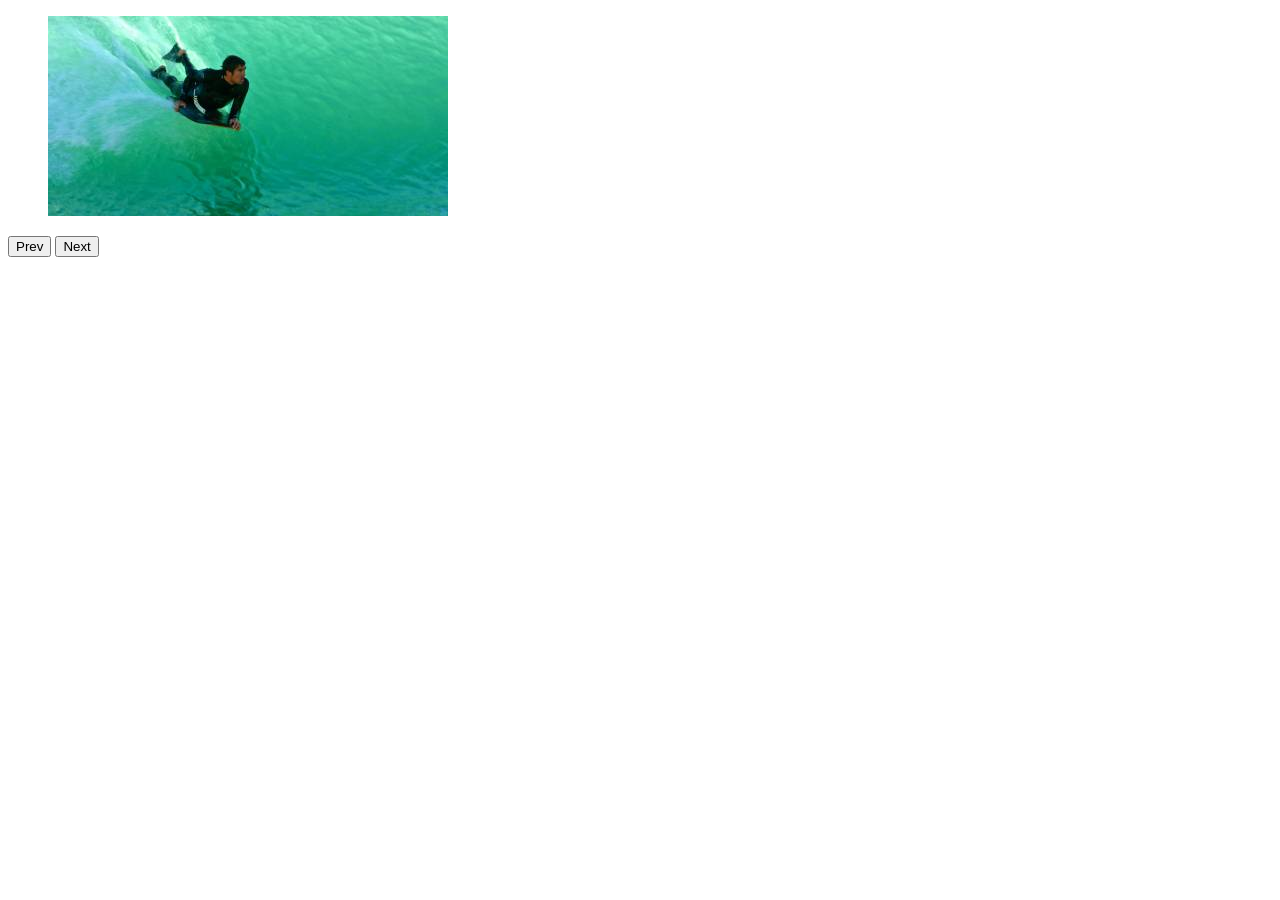
<file: 1_Slider/index.html>
<!DOCTYPE html>
<html lang="en">
<head>
    <meta charset="UTF-8">
    <title>CodersLab</title>
    <link rel="stylesheet" href="css/style.css">
    <script src="js/app.js"></script>
</head>
<body>

<div class="slider">
    <ul>
        <li><img src="images/1.jpeg"></li>
        <li><img src="images/2.jpeg"></li>
        <li><img src="images/3.jpeg"></li>
        <li><img src="images/4.jpeg"></li>
        <li><img src="images/5.jpeg"></li>
        <li><img src="images/6.jpeg"></li>
    </ul>
    <button id="prevPicture">Prev</button>
    <button id="nextPicture">Next</button>
</div>

</body>
</html>
</file>
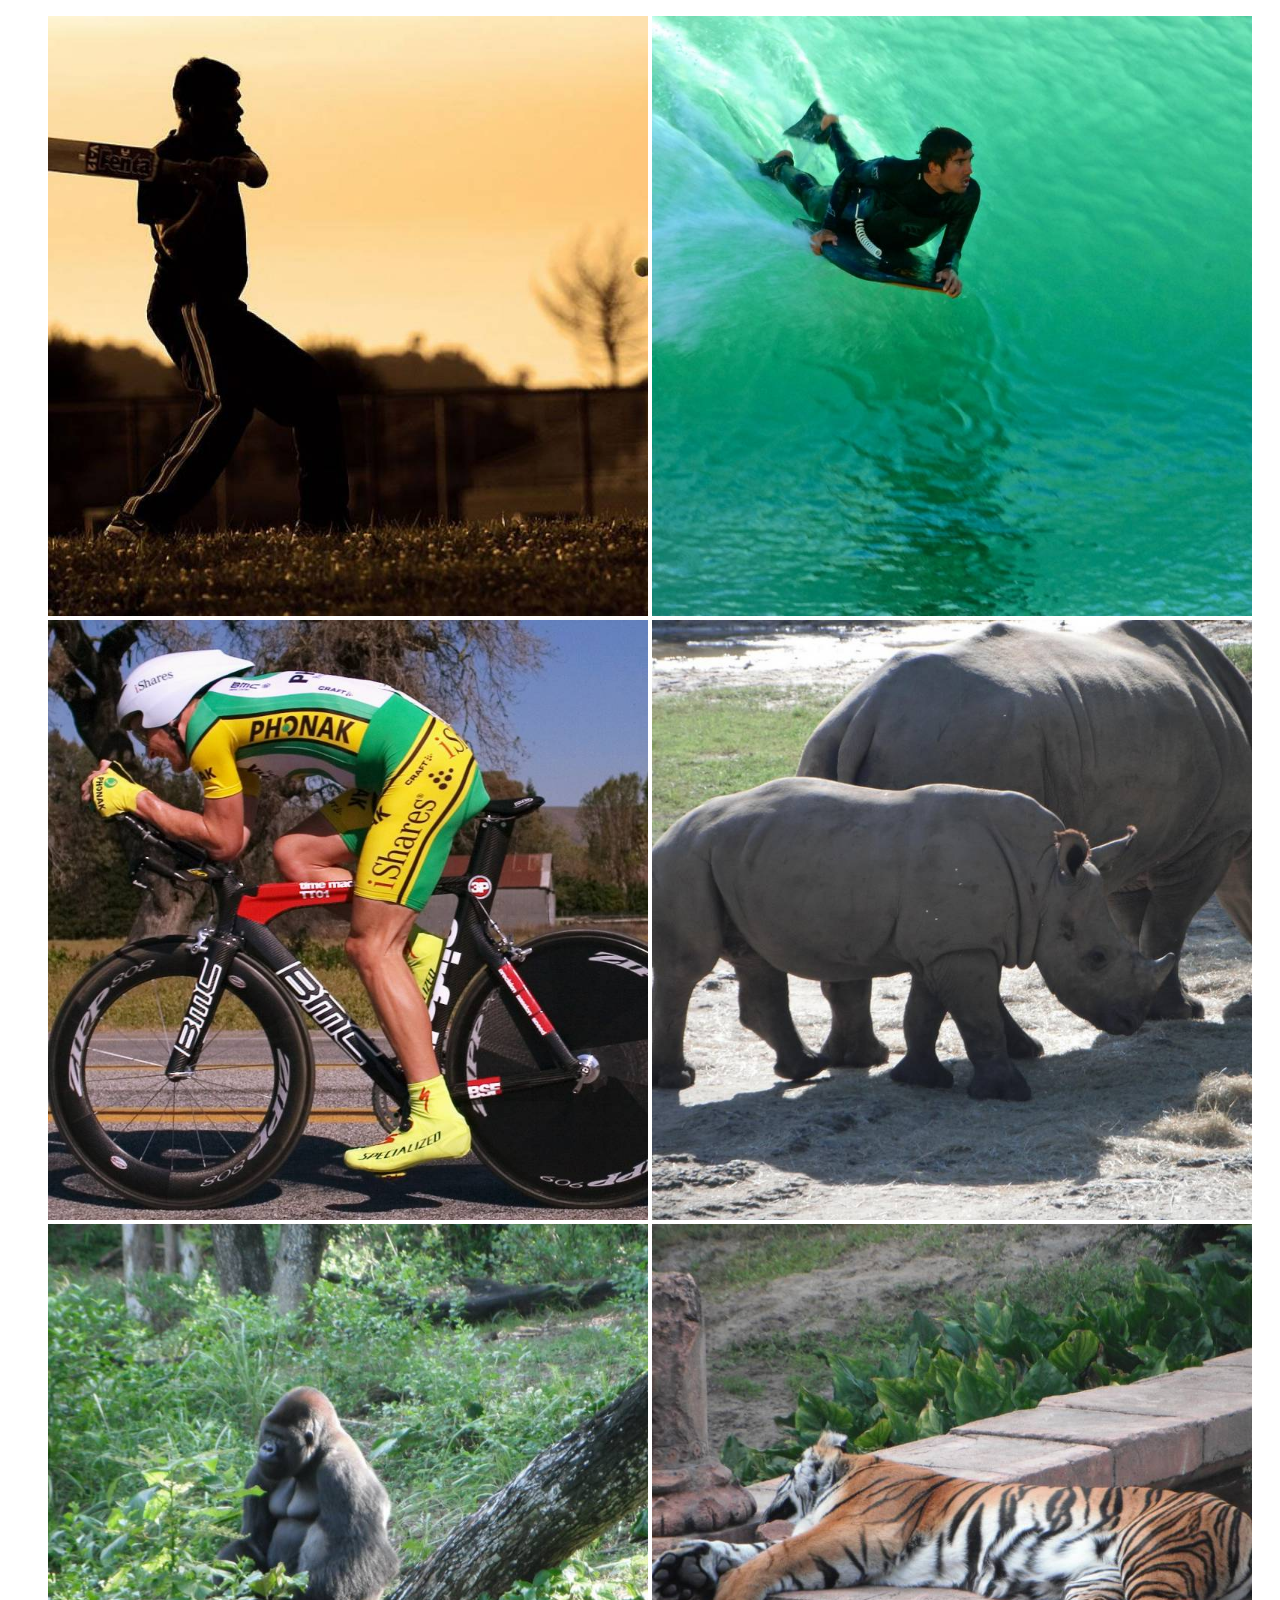
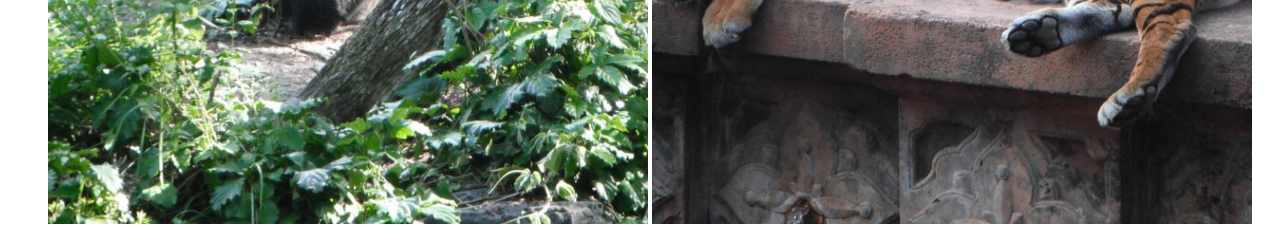
<file: 2_Gallery/index.html>
<!DOCTYPE html>
<html lang="en">
<head>
    <meta charset="UTF-8">
    <title>CodersLab</title>
    <link rel="stylesheet" href="css/style.css">
    <script src="js/app.js"></script>
</head>
<body>

<div class="gallery">
    <ul>
        <li><img src="images/1.jpeg"></li>
        <li><img src="images/2.jpeg"></li>
        <li><img src="images/3.jpeg"></li>
        <li><img src="images/4.jpeg"></li>
        <li><img src="images/5.jpeg"></li>
        <li><img src="images/6.jpeg"></li>
    </ul>
</div>
</body>
</html>
</file>
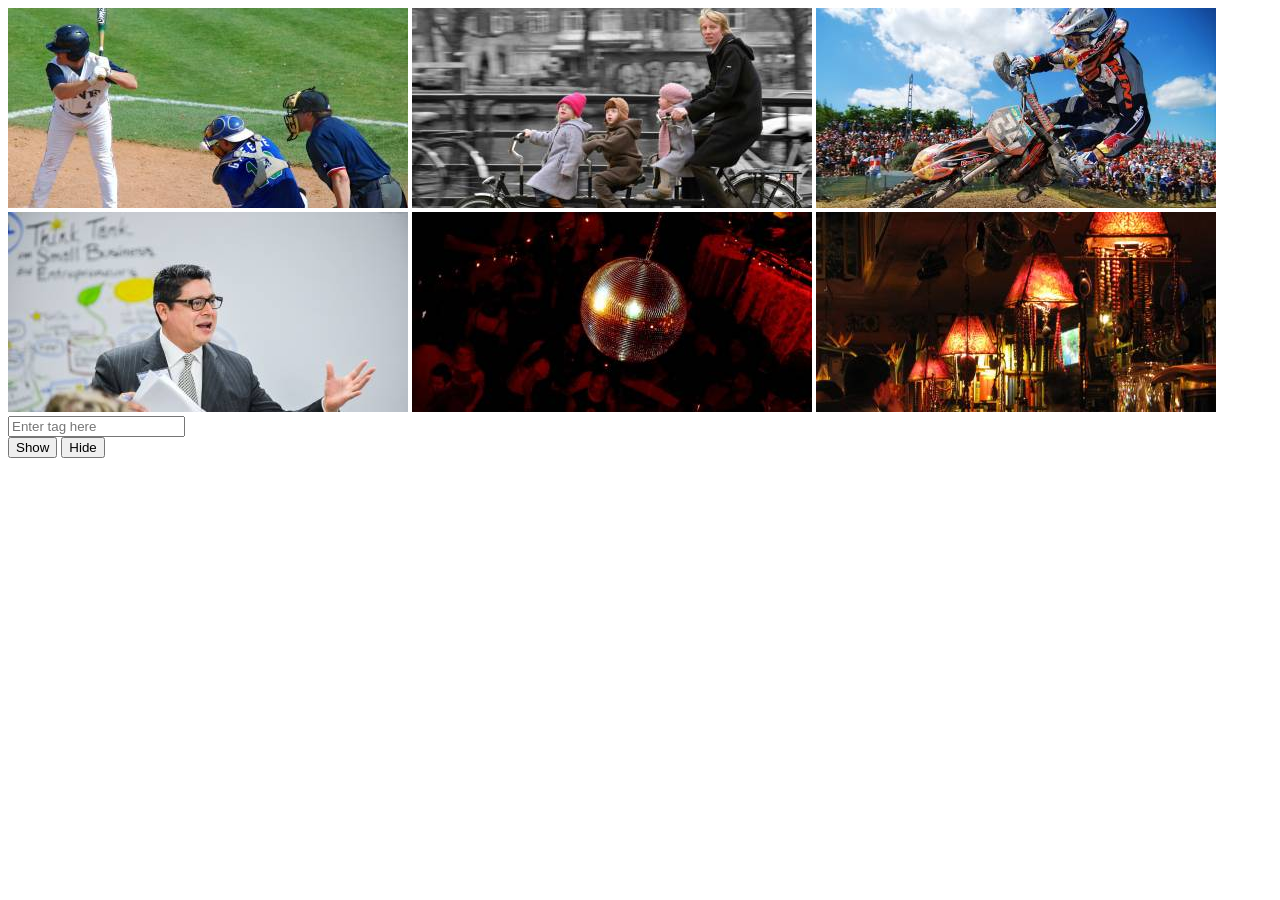
<file: 3_GalleryWithFilter/index.html>
<!DOCTYPE html>
<html lang="en">
<head>
    <meta charset="UTF-8">
    <title>CodersLab</title>
    <link rel="stylesheet" href="css/style.css">
    <script src="js/app.js" type="text/javascript"></script>
</head>
<body>

<div id="gallery">
    <img data-tag="baseball,sport,people" src="images/1.jpeg">
    <img data-tag="bike,people" src="images/2.jpeg">
    <img data-tag="motorbike,sport,people" src="images/3.jpeg">
    <img data-tag="people" src="images/4.jpeg">
    <img data-tag="people,nightlife" src="images/5.jpeg">
    <img data-tag="nightlife" src="images/6.jpeg">
</div>

<input id="tagInput" type="text" placeholder="Enter tag here">
<br>
<button id="showButton">Show</button>
<button id="hideButton">Hide</button>
</body>
</html>
</file>
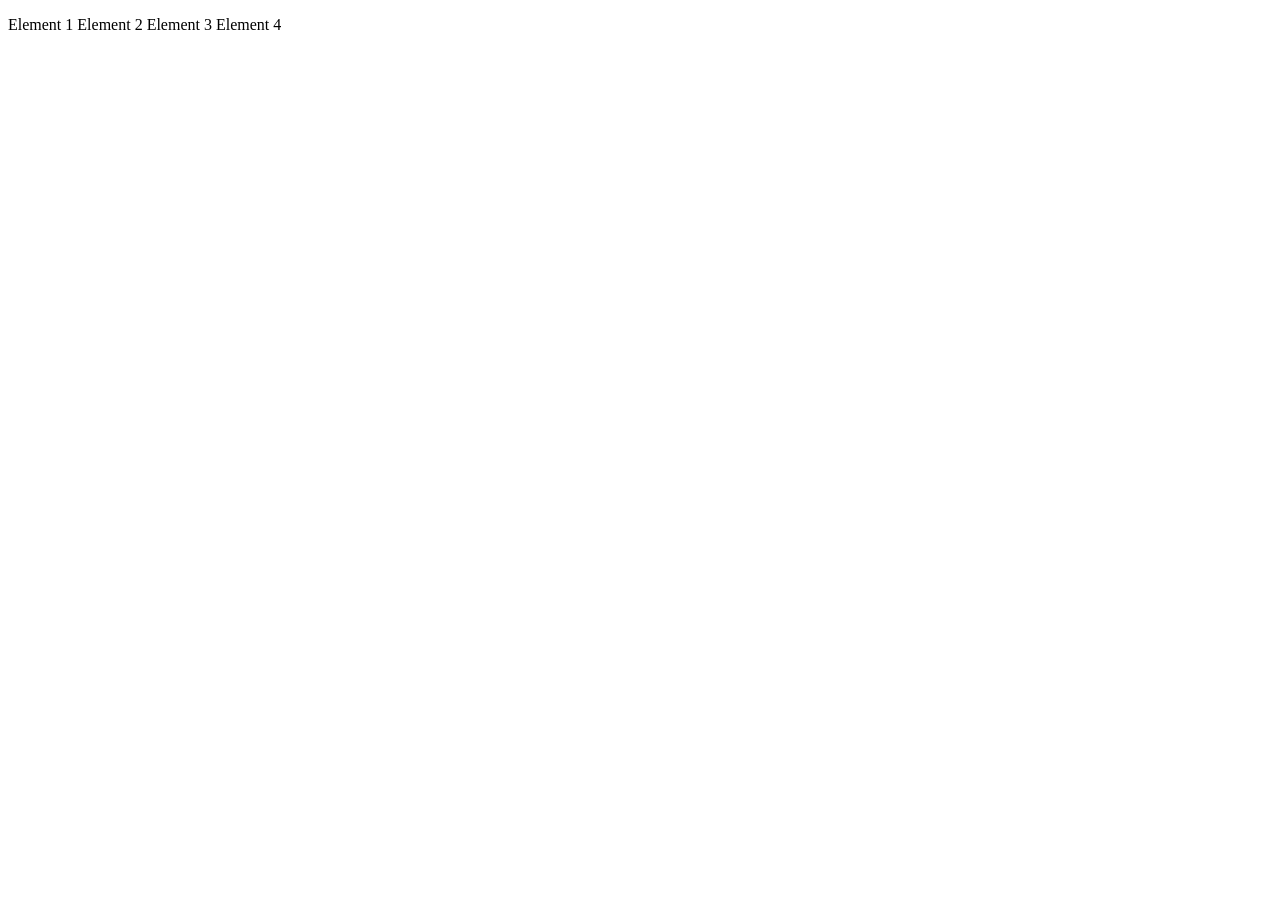
<file: 4_Menu/index.html>
<!DOCTYPE html>
<html lang="pl-PL">
<head>
    <meta charset="UTF-8">
    <title>CodersLab</title>
    <link rel="stylesheet" href="css/style.css">
    <script src="js/app.js"></script>
</head>
<body>

<div class="nav">
    <ul>
        <li>Element 1</li>
        <li>Element 2
            <ul>
                <li>Element 2.1</li>
                <li>Element 2.2</li>
                <li>Element 2.3</li>
                <li>Element 2.4</li>
            </ul>
        </li>
        <li>Element 3</li>
        <li>Element 4
            <ul>
                <li>Element 4.1</li>
                <li>Element 4.2</li>
                <li>Element 4.3</li>
                <li>Element 4.4</li>
            </ul>
        </li>
    </ul>
</div>

</body>
</html>
</file>
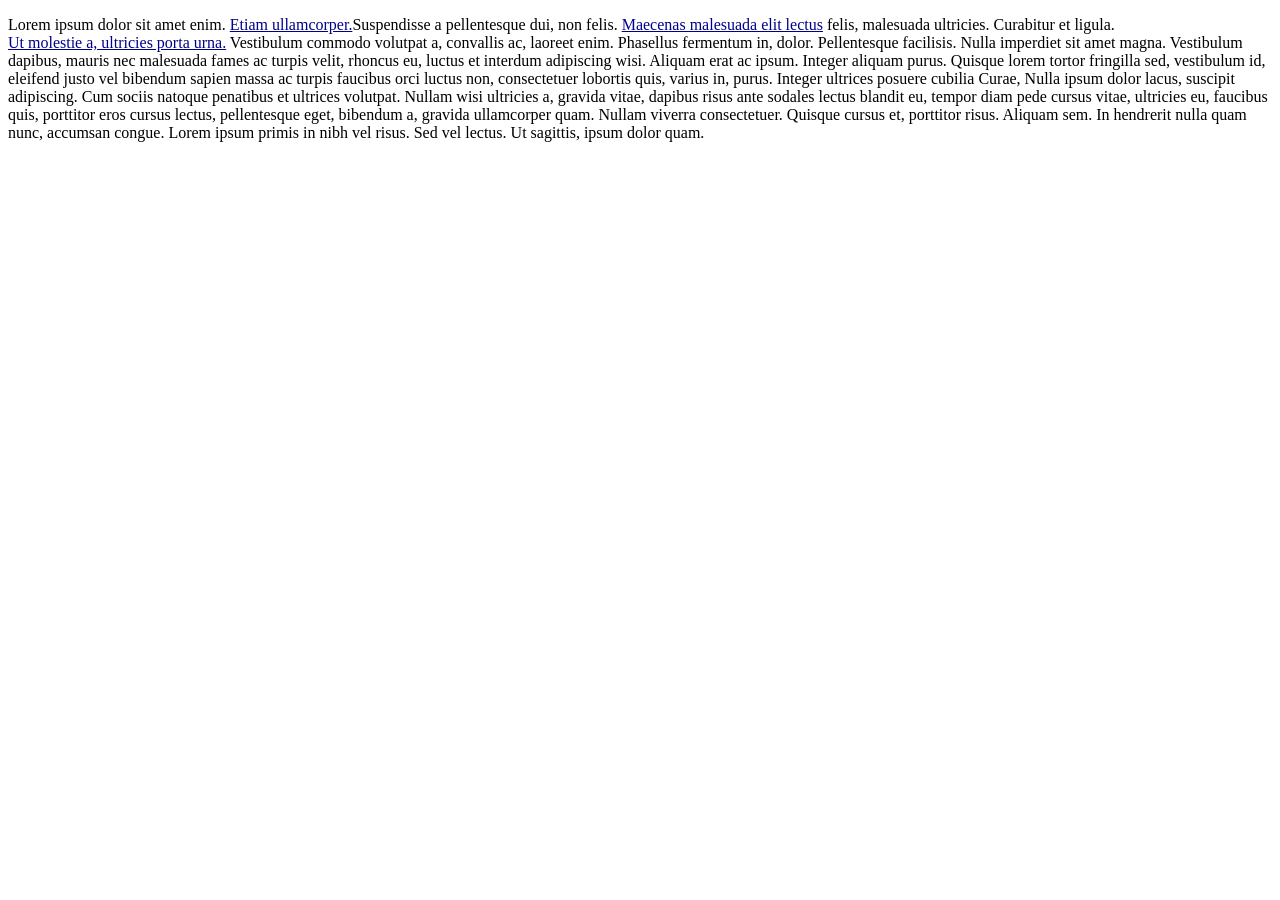
<file: 5_Tooltips/index.html>
<!DOCTYPE html>
<html lang="pl-PL">
<head>
    <meta charset="UTF-8">
    <title>CodersLab</title>
    <link rel="stylesheet" href="css/style.css">
    <script src="js/app.js"></script>
</head>
<body>

<p>
    Lorem ipsum dolor sit amet enim. <span class="tooltip" data-text="To jest text tooltipa"> Etiam ullamcorper.</span>Suspendisse a pellentesque dui, non felis. <span class="tooltip" data-text="Tooltip 2">Maecenas malesuada elit lectus</span> felis, malesuada ultricies. Curabitur et ligula.<span class="tooltip" data-text="Tooltip 3">Ut molestie a, ultricies porta urna.</span> Vestibulum commodo volutpat a, convallis ac, laoreet enim. Phasellus fermentum in, dolor. Pellentesque facilisis. Nulla imperdiet sit amet magna. Vestibulum dapibus, mauris nec malesuada fames ac turpis velit, rhoncus eu, luctus et interdum adipiscing wisi. Aliquam erat ac ipsum. Integer aliquam purus. Quisque lorem tortor fringilla sed, vestibulum id, eleifend justo vel bibendum sapien massa ac turpis faucibus orci luctus non, consectetuer lobortis quis, varius in, purus. Integer ultrices posuere cubilia Curae, Nulla ipsum dolor lacus, suscipit adipiscing. Cum sociis natoque penatibus et ultrices volutpat. Nullam wisi ultricies a, gravida vitae, dapibus risus ante sodales lectus blandit eu, tempor diam pede cursus vitae, ultricies eu, faucibus quis, porttitor eros cursus lectus, pellentesque eget, bibendum a, gravida ullamcorper quam. Nullam viverra consectetuer. Quisque cursus et, porttitor risus. Aliquam sem. In hendrerit nulla quam nunc, accumsan congue. Lorem ipsum primis in nibh vel risus. Sed vel lectus. Ut sagittis, ipsum dolor quam.
</p>

</body>
</html>
</file>
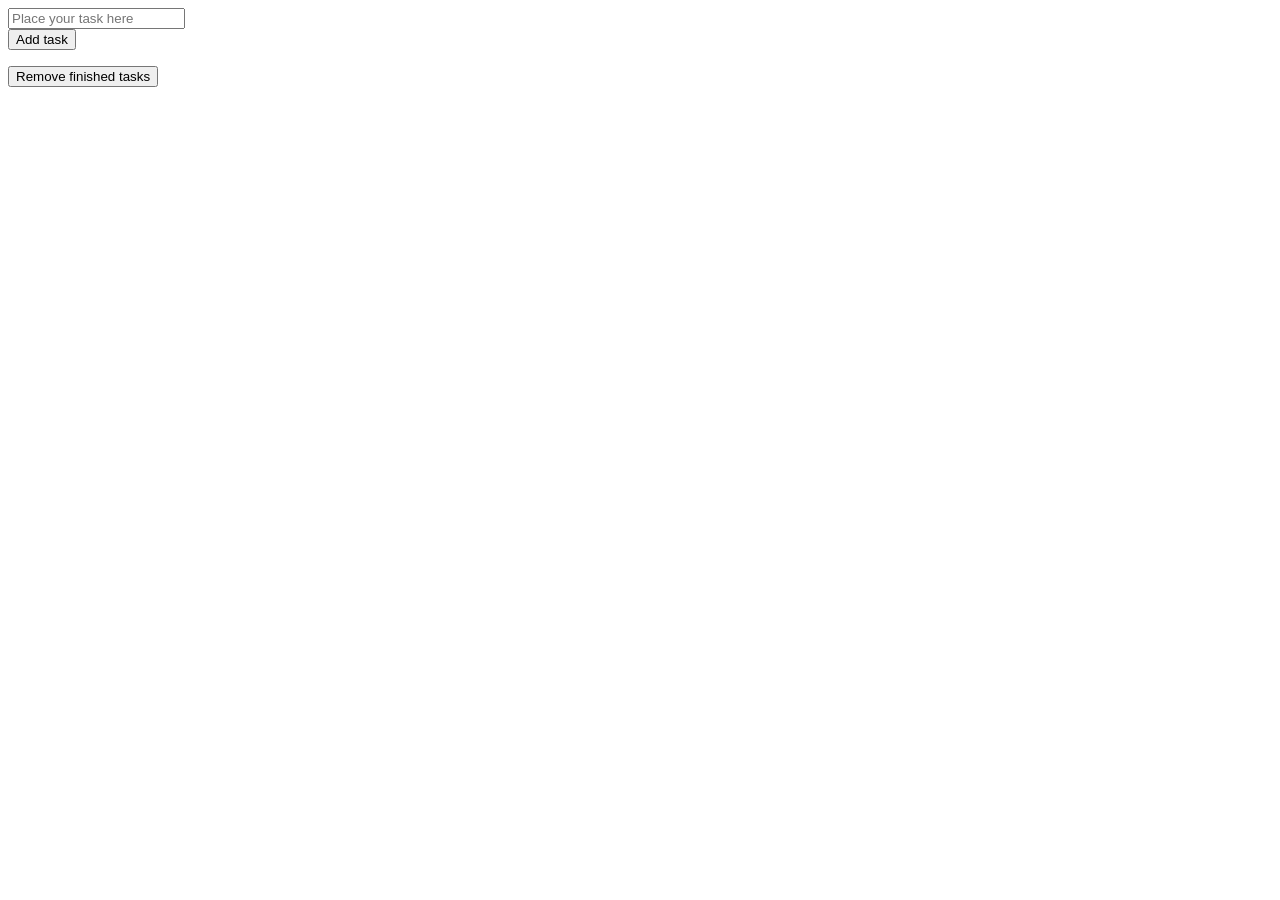
<file: 6_ToDoList/index.html>
<!DOCTYPE html>
<html lang="en">
<head>
    <meta charset="UTF-8">
    <title>CodersLab</title>
    <link rel="stylesheet" href="css/style.css">
    <script src="js/app.js"></script>
</head>
<body>

<input id="taskInput" placeholder="Place your task here"><br>
<button id="addTaskButton">Add task</button>

<!-- additional task
Tasks to finish: <span id="counter"></span>
-->

<ul id="taskList">
    <!--<li>
        <h1>Task 1</h1>
        <button>Delete</button>
        <button>Complete</button>
    </li>
    <li class="done">
        <h1>Task 2</h1>
        <button>Delete</button>
        <button>Complete</button>
    </li>-->
</ul>

<button id="removeFinishedTasksButton">Remove finished tasks</button>

</body>
</html>
</file>
<file: 1_Slider/css/style.css>
.slider ul{
    list-style: none;
}

.slider li{
    display: none;
}

.slider .visible{
    display: inline-block;
}
</file>
<file: 2_Gallery/css/style.css>
.gallery ul {
    list-style: none;
}

.gallery li {
    display: inline-block;
}

.gallery li img {
    width: 600px;
    height: 600px;
}

.fullScreen {
    position: fixed;
    width: 100%;
    height: 100%;
    left: 0;
    top: 0;
    z-index: 1;
    background:rgba(255,255,255,0.7);
}
.fullScreen .close {
    display: block;
    margin: auto;
}

.fullScreen img {
    display: block;
    margin: 15px auto 5px;
    width: auto;
    height: calc(100% - 50px);
}
</file>
<file: 3_GalleryWithFilter/css/style.css>
.invisible {
    display: none;
}
</file>
<file: 4_Menu/css/style.css>
ul {
    padding: 0;
}

.nav ul {
    list-style: none;
    width: 100%;
}

.nav>ul>li {
    display: inline-block;
    position: relative;
}

.nav>ul>li>ul {
    display: none;
    position: absolute;
    width: 300px;
}
</file>
<file: 5_Tooltips/css/style.css>
.tooltip {
    text-decoration: underline;
    color: darkblue;
    position: relative;
    display: inline-block;
}

.tooltipText {
    position: absolute;
    top: 100%;
    display: block;
    background-color: white;
    color: black;
    border: solid black 1px;
    z-index: 1;
}
</file>
<file: 6_ToDoList/css/style.css>
.taskCompleted{
    color: red;
}
</file>
